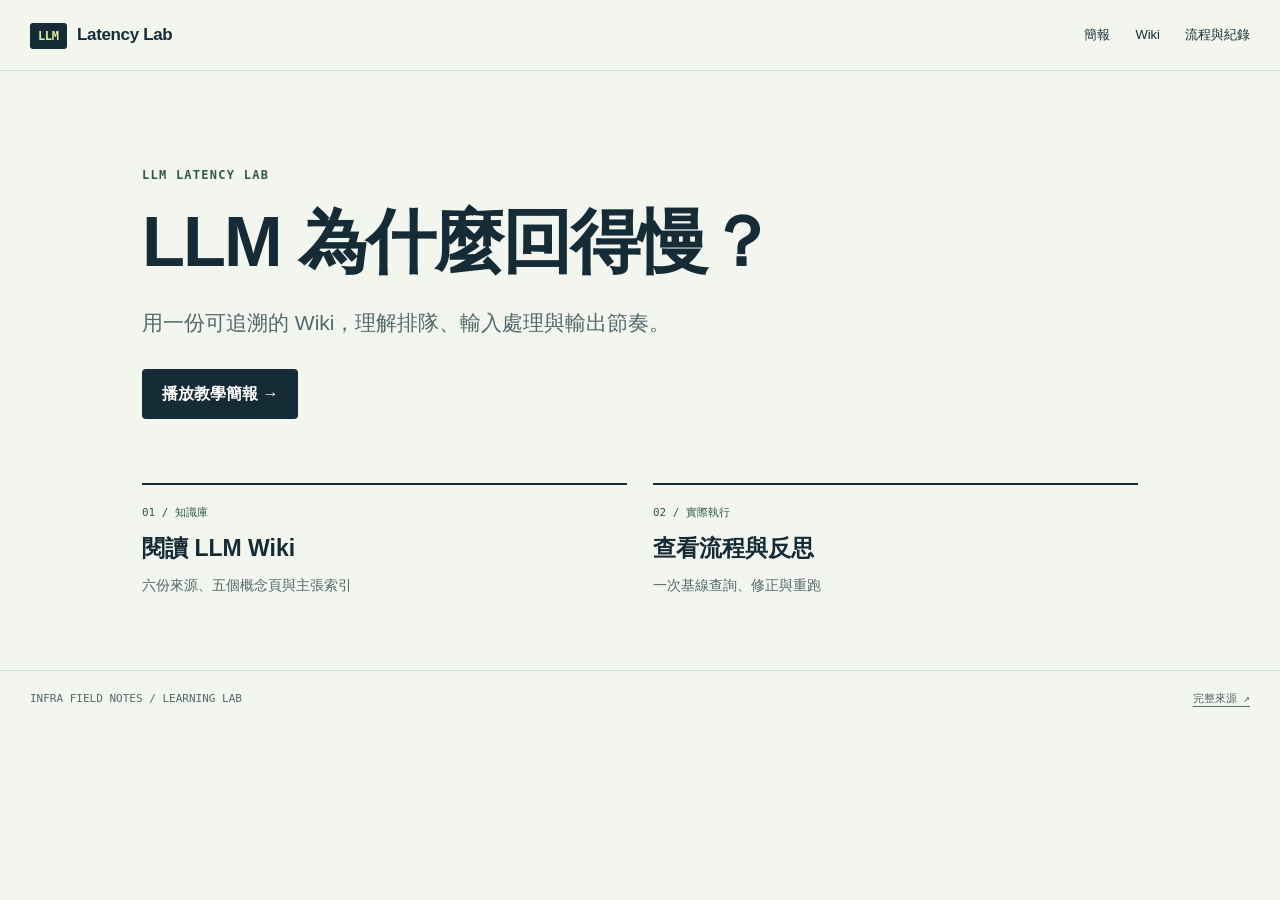
<file: docs/index.html>
<!doctype html><html lang="zh-Hant"><head><meta charset="utf-8"><meta name="viewport" content="width=device-width, initial-scale=1"><meta name="description" content="從 LLM Latency Wiki 學習推論延遲"><title>LLM 推論延遲 | LLM Latency Lab</title><link rel="stylesheet" href="assets/style.css"><script src="assets/deck.js" defer></script></head><body class=""><a class="skip" href="#main">跳到內容</a><header class="top"><a class="brand" href="index.html"><b>LLM</b> Latency Lab</a><nav aria-label="主要導覽"><a href="slides/">簡報</a><a href="wiki/">Wiki</a><a href="workflow/">流程與紀錄</a></nav></header><main id="main" class="landing"><p class="eyebrow">LLM LATENCY LAB</p><h1>LLM 為什麼回得慢？</h1><p>用一份可追溯的 Wiki，理解排隊、輸入處理與輸出節奏。</p><a class="start" href="slides/">播放教學簡報 →</a><div class="landing-index"><a href="wiki/"><small>01 / 知識庫</small><strong>閱讀 LLM Wiki</strong><span>六份來源、五個概念頁與主張索引</span></a><a href="workflow/"><small>02 / 實際執行</small><strong>查看流程與反思</strong><span>一次基線查詢、修正與重跑</span></a></div></main><footer class="site-foot"><span>INFRA FIELD NOTES / LEARNING LAB</span><a href="https://github.com/seankohjs/llm-latency-wiki">完整來源 ↗</a></footer></body></html>
</file>
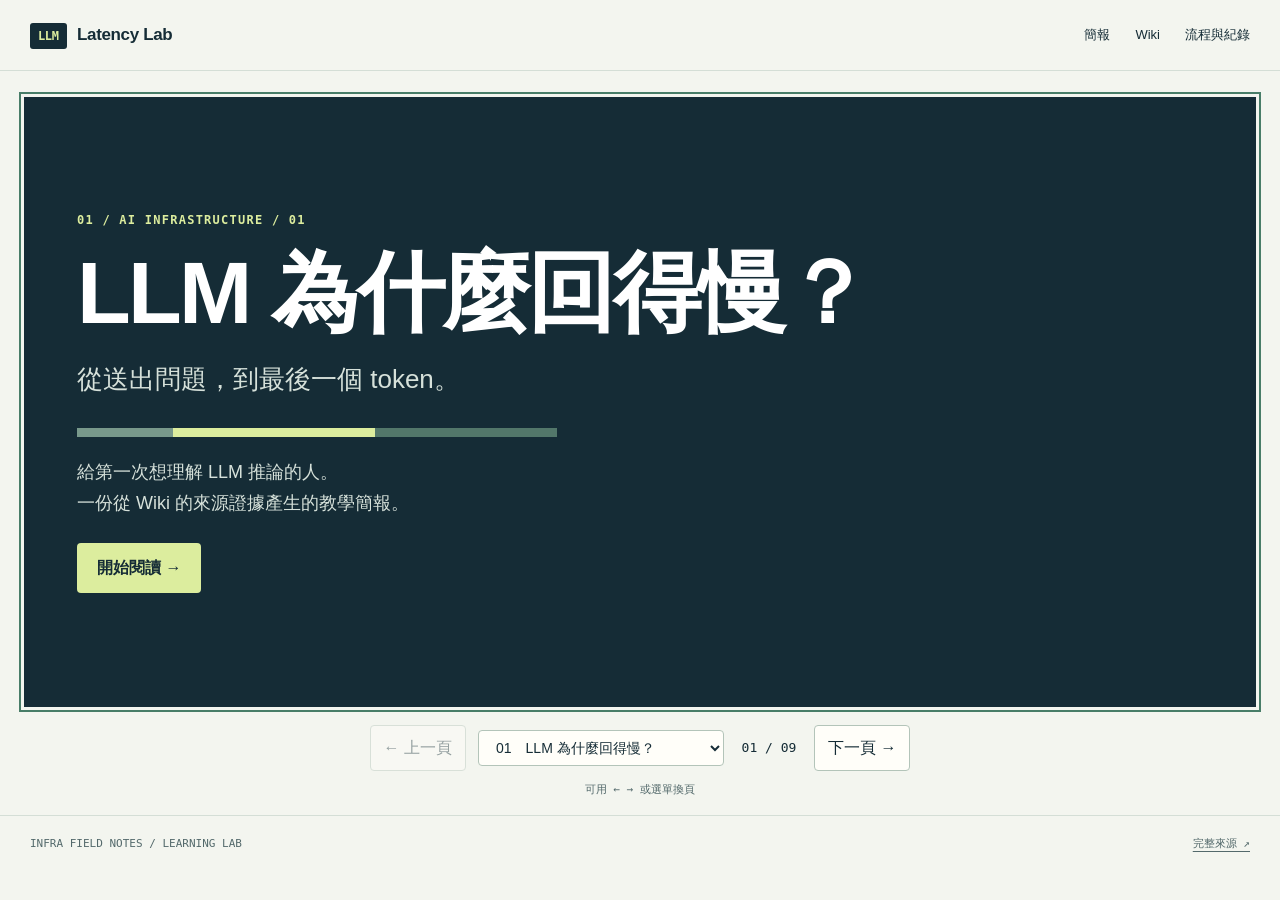
<file: docs/slides/index.html>
<!doctype html><html lang="zh-Hant"><head><meta charset="utf-8"><meta name="viewport" content="width=device-width, initial-scale=1"><meta name="description" content="從 LLM Latency Wiki 學習推論延遲"><title>教學簡報 | LLM Latency Lab</title><link rel="stylesheet" href="../assets/style.css"><script src="../assets/deck.js" defer></script></head><body class="deck-page"><a class="skip" href="#main">跳到內容</a><header class="top"><a class="brand" href="../index.html"><b>LLM</b> Latency Lab</a><nav aria-label="主要導覽"><a href="../slides/">簡報</a><a href="../wiki/">Wiki</a><a href="../workflow/">流程與紀錄</a></nav></header><main id="main" class="deck"><section class="slide cover" id="start" tabindex="-1" aria-labelledby="title-1"><p class="eyebrow">01 / AI INFRASTRUCTURE  /  01</p><h1 id="title-1">LLM 為什麼回得慢？</h1><p class="lead">從送出問題，到最後一個 token。</p><div class="cover-rule"></div><p class="cover-note">給第一次想理解 LLM 推論的人。<br>一份從 Wiki 的來源證據產生的教學簡報。</p><a class="start" href="#stages">開始閱讀 <span aria-hidden="true">→</span></a></section><section class="slide timeline" id="stages" tabindex="-1" aria-labelledby="title-2"><p class="eyebrow">02 / 請求的時間線</p><h2 id="title-2">一次請求的三段工作</h2><p class="lead">先把 token 想成模型讀寫文字的小單位。一段回答會依序出現許多 token。</p><div class="phase-track"><span>Queue</span><span>Prefill</span><span>Decode</span></div><div class="claim-list"><div class="claim-row"><span class="row-label">排隊</span><div><p>請求到達後可能先等待排程；排隊時間與模型實際處理輸入的時間可以分開觀察。</p><small>不同觀測位置的事件與計時方式可能不同。</small></div></div><div class="claim-row"><span class="row-label">處理輸入</span><div><p>Prefill 處理輸入的 prompt，建立後續生成所需的狀態，並形成第一個輸出 token。</p><small>這裡介紹自回歸文字生成的概念；不假設服務一定用一整批一次完成 prefill。</small></div></div><div class="claim-row"><span class="row-label">接續生成</span><div><p>Decode 接續生成後面的 token；後續輸出會依賴先前的上下文與已生成的 token。</p><small>這是自回歸生成的順序關係，不代表每次網路串流都只傳一個 token。</small></div></div></div><div class="slide-refs"><span>Wiki 依據</span><a data-evidence="C03" href="../wiki/#C03">C03 · S02</a><a data-evidence="C01" href="../wiki/#C01">C01 · S01</a><a data-evidence="C02" href="../wiki/#C02">C02 · S01</a></div></section><section class="slide metrics" id="metrics" tabindex="-1" aria-labelledby="title-3"><p class="eyebrow">03 / 延遲指標</p><h2 id="title-3">首個 token 與後續節奏</h2><p class="lead">同樣是慢，可能是很久才開始，也可能是開始後一小段一小段等。</p><div class="claim-list"><div class="claim-row"><span class="row-label">TTFT</span><div><p>首個 token 的等待時間（TTFT），在這裡指服務前端接收請求到收到第一個輸出 token 的時間。</p><small>vLLM v0.11.0 V1 前端量測邊界，包含前端輸入處理與可能的排隊；不是把 prefill 單獨計時。</small></div></div><div class="claim-row"><span class="row-label">ITL</span><div><p>相鄰輸出 token 的間隔（ITL）看的是後續 token 到達的節奏。</p><small>不要把相鄰間隔的分布和每個請求的平均 TPOT 當成完全相同的統計量。</small></div></div><div class="claim-row"><span class="row-label">完成時間</span><div><p>這裡的完成時間從服務前端收到請求算到最後一個 token。</p><small>客戶端所見的完成時間還可能包含網路與前端處理，不能混用計時邊界。</small></div></div></div><div class="slide-refs"><span>Wiki 依據</span><a data-evidence="C04" href="../wiki/#C04">C04 · S02</a><a data-evidence="C05" href="../wiki/#C05">C05 · S02</a><a data-evidence="C06" href="../wiki/#C06">C06 · S02</a></div></section><section class="slide evidence" id="kv" tabindex="-1" aria-labelledby="title-4"><p class="eyebrow">04 / 推論狀態</p><h2 id="title-4">KV cache 保存哪些東西？</h2><p class="lead">想像一本筆記：保留已算好的中間狀態，後面可以接著用。</p><div class="claim-list"><div class="claim-row"><span class="row-label">保留狀態</span><div><p>KV cache 保存先前 token 已算出的注意力 key、value，讓後續生成可以使用這些狀態。</p><small>保存的是模型中間狀態，不是把整篇已生成的回答當作快取結果。</small></div></div><div class="claim-row"><span class="row-label">分塊管理</span><div><p>PagedAttention 把 KV cache 以區塊管理，可隨序列長度配置，區塊不必在記憶體中連續。</p><small>原論文設計；這個機制本身不保證特定請求會降低固定比例延遲。</small></div></div><div class="claim-row"><span class="row-label">比對條件</span><div><p>在這份 vLLM 設計中，快取比對用前綴和區塊內的 token 等資訊，且只快取完整區塊。</p><small>意思相似不表示前綴一致；這是指定版本文件的實作條件，不套用到所有框架。</small></div></div></div><div class="slide-refs"><span>Wiki 依據</span><a data-evidence="C07" href="../wiki/#C07">C07 · S03</a><a data-evidence="C08" href="../wiki/#C08">C08 · S03</a><a data-evidence="C12" href="../wiki/#C12">C12 · S05</a></div></section><section class="slide cache" id="prefix" tabindex="-1" aria-labelledby="title-5"><p class="eyebrow">05 / 跨請求重用</p><h2 id="title-5">共同前綴可以少算一次</h2><p class="lead">想像兩個人拿同一份手冊問不同問題。下圖只標出共同的開頭。</p><div class="prefix-rows" aria-label="兩個請求共享手冊開頭，問題不同"><div><b>請求 A</b><span>手冊開頭</span><span>共同內容</span><em>問題 A</em></div><div><b>請求 B</b><span>手冊開頭</span><span>共同內容</span><em>問題 B</em></div></div><div class="claim-list"><div class="claim-row"><span class="row-label">可重用</span><div><p>自動前綴快取（APC）讓新請求重用相同前綴的可用 KV 狀態，減少該段 prefill 的重複計算。</p><small>須有相容且仍可用的共同前綴；示例不代表全程都命中。</small></div></div><div class="claim-row"><span class="row-label">仍需生成</span><div><p>APC 減少共同前綴的輸入處理工作，並不直接縮短後續每個新 token 的 decode 計算。</p><small>不能由 APC 命中推出 ITL 必然下降，也不能推估固定延遲改善比例。</small></div></div><div class="claim-row"><span class="row-label">何時幫助小</span><div><p>沒有可重用前綴時，不能靠該段快取省下計算；若等待主要來自長輸出，整體改善也可能有限。</p><small>實際效果取決於工作負載、排程與快取狀態。</small></div></div></div><div class="slide-refs"><span>Wiki 依據</span><a data-evidence="C09" href="../wiki/#C09">C09 · S04</a><a data-evidence="C10" href="../wiki/#C10">C10 · S04</a><a data-evidence="C11" href="../wiki/#C11">C11 · S04</a></div></section><section class="slide routing" id="routing" tabindex="-1" aria-labelledby="title-6"><p class="eyebrow">06 / 多個工作節點</p><h2 id="title-6">有快取的節點也可能排隊</h2><p class="lead">教學情境：A 有相容的前綴但很忙，B 沒有前綴但比較空。你還需要知道什麼，才能決定送去哪裡？</p><div class="route-compare"><div><small>WORKER A</small><strong>有前綴，有排隊</strong></div><div><small>WORKER B</small><strong>沒前綴，較空閒</strong></div></div><div class="claim-list"><div class="claim-row"><span class="row-label">重用</span><div><p>若節點已保存相容前綴，將請求送往該處可能重用已有工作。</p><small>假設路由能取得合適的快取資訊；請求放置與選擇不同模型是兩件事。</small></div></div><div class="claim-row"><span class="row-label">負載</span><div><p>已有快取的節點可能排隊；負載感知路由會把重用效益和節點當下負載一起考慮。</p><small>範例說明取捨，不宣稱最空閒節點一定較快或任一策略必然獲勝。</small></div></div></div><div class="slide-refs"><span>Wiki 依據</span><a data-evidence="C13" href="../wiki/#C13">C13 · S06</a><a data-evidence="C14" href="../wiki/#C14">C14 · S06</a></div></section><section class="slide lab" id="lab" tabindex="-1" aria-labelledby="title-7"><p class="eyebrow">07 / 互動小實驗</p><h2 id="title-7">排隊與生成如何改變等待？</h2><p class="lead">先移動排隊時間，再切換前綴命中。觀察哪個結果改變。</p><div class="lab"><div class="lab-controls" hidden><label for="queue">排隊 <output id="queue-value">200 ms</output></label><input id="queue" type="range" min="0" max="1000" step="20" value="200"><label for="gap">後續 token 間隔 <output id="gap-value">30 ms</output></label><input id="gap" type="range" min="10" max="100" step="5" value="30"><label class="toggle"><input id="reuse" type="checkbox"> 教學情境：共同前綴命中</label></div><div class="lab-results"><div><small>TTFT</small><strong id="ttft-value">600 ms</strong></div><div><small>ITL</small><strong id="itl-value">30 ms</strong></div><div><small>完成時間</small><strong id="total-value">810 ms</strong></div></div><div class="timebar" aria-hidden="true"><span id="q-bar" style="flex:200"></span><span id="p-bar" style="flex:400"></span><span id="d-bar" style="flex:210"></span></div><div class="legend"><span>排隊</span><span>Prefill</span><span>後續生成</span></div><p id="lab-description" role="status">教學模型：200ms 排隊 + 400ms prefill，首 token 後還有 7 個間隔。</p><p class="fine"><b>教學假設，非實測。</b> 輸出固定 8 個 token，假設每次輸出一個 token。命中只把示意 prefill 從 400ms 調為 150ms。完成時間 = TTFT + 7 × ITL；省略網路與其他開銷。</p></div><div class="slide-refs"><span>Wiki 依據</span><a data-evidence="C04" href="../wiki/#C04">C04 · S02</a><a data-evidence="C05" href="../wiki/#C05">C05 · S02</a><a data-evidence="C06" href="../wiki/#C06">C06 · S02</a><a data-evidence="C10" href="../wiki/#C10">C10 · S04</a></div></section><section class="slide quiz" id="quiz" tabindex="-1" aria-labelledby="title-8"><p class="eyebrow">08 / 自我檢查</p><h2 id="title-8">很久才出字，後面卻很快</h2><p class="lead">若第一個 token 等很久，後續 token 間隔很短，你會先看哪個指標？</p><div class="quiz"><div class="choices" hidden><button data-answer="ttft" aria-pressed="false">A　TTFT</button><button data-answer="itl" aria-pressed="false">B　ITL</button></div><p id="quiz-feedback" role="status">選一個答案，看看理由。</p><details><summary>看原始定義與解答</summary><p><b>答案：TTFT。</b> 首個 token 的等待時間（TTFT），在這裡指服務前端接收請求到收到第一個輸出 token 的時間。</p><p>相鄰輸出 token 的間隔（ITL）看的是後續 token 到達的節奏。</p></details></div><div class="slide-refs"><span>Wiki 依據</span><a data-evidence="C04" href="../wiki/#C04">C04 · S02</a><a data-evidence="C05" href="../wiki/#C05">C05 · S02</a></div></section><section class="slide recap" id="recap" tabindex="-1" aria-labelledby="title-9"><p class="eyebrow">09 / 結論</p><h2 id="title-9">慢在哪一段，決定先看什麼</h2><p class="lead">先找開始等待，再看輸出節奏，最後確認是否有能重用的工作。</p><div class="claim-list"><div class="claim-row"><span class="row-label">開始等待</span><div><p>首個 token 的等待時間（TTFT），在這裡指服務前端接收請求到收到第一個輸出 token 的時間。</p><small>vLLM v0.11.0 V1 前端量測邊界，包含前端輸入處理與可能的排隊；不是把 prefill 單獨計時。</small></div></div><div class="claim-row"><span class="row-label">輸出節奏</span><div><p>相鄰輸出 token 的間隔（ITL）看的是後續 token 到達的節奏。</p><small>不要把相鄰間隔的分布和每個請求的平均 TPOT 當成完全相同的統計量。</small></div></div><div class="claim-row"><span class="row-label">快取效益</span><div><p>APC 減少共同前綴的輸入處理工作，並不直接縮短後續每個新 token 的 decode 計算。</p><small>不能由 APC 命中推出 ITL 必然下降，也不能推估固定延遲改善比例。</small></div></div></div><div class="reading-links"><a href="../wiki/">閱讀 Wiki 來源 ↗</a><a href="../workflow/">查看生成流程與實測 ↗</a></div><div class="slide-refs"><span>Wiki 依據</span><a data-evidence="C04" href="../wiki/#C04">C04 · S02</a><a data-evidence="C05" href="../wiki/#C05">C05 · S02</a><a data-evidence="C10" href="../wiki/#C10">C10 · S04</a></div></section><nav class="deck-controls" aria-label="簡報控制" hidden><button id="prev">← 上一頁</button><label><span class="sr-only">跳到投影片</span><select id="slide-select"><option value="start">01　LLM 為什麼回得慢？</option><option value="stages">02　一次請求的三段工作</option><option value="metrics">03　首個 token 與後續節奏</option><option value="kv">04　KV cache 保存哪些東西？</option><option value="prefix">05　共同前綴可以少算一次</option><option value="routing">06　有快取的節點也可能排隊</option><option value="lab">07　排隊與生成如何改變等待？</option><option value="quiz">08　很久才出字，後面卻很快</option><option value="recap">09　慢在哪一段，決定先看什麼</option></select></label><output id="slide-count" aria-live="polite">01 / 09</output><button id="next">下一頁 →</button></nav><p class="keys">可用 ← → 或選單換頁</p></main><footer class="site-foot"><span>INFRA FIELD NOTES / LEARNING LAB</span><a href="https://github.com/seankohjs/llm-latency-wiki">完整來源 ↗</a></footer></body></html>
</file>
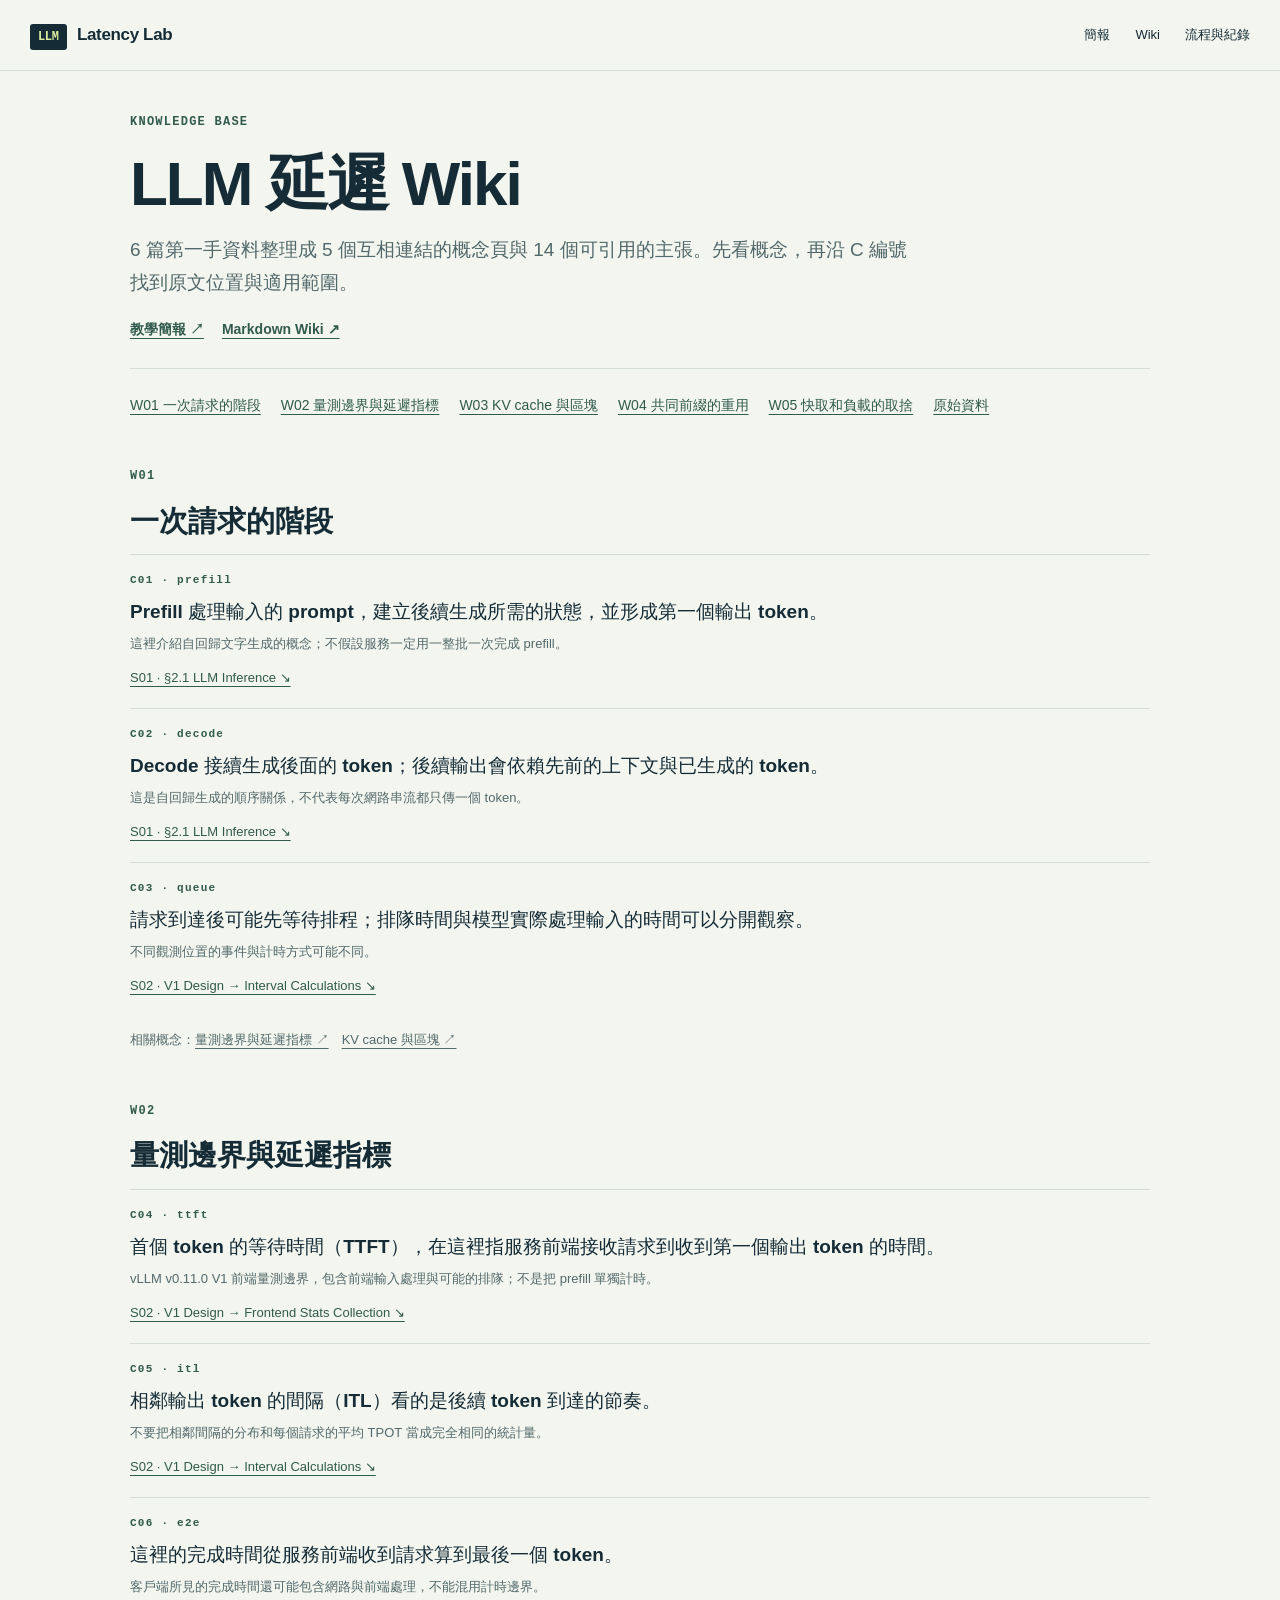
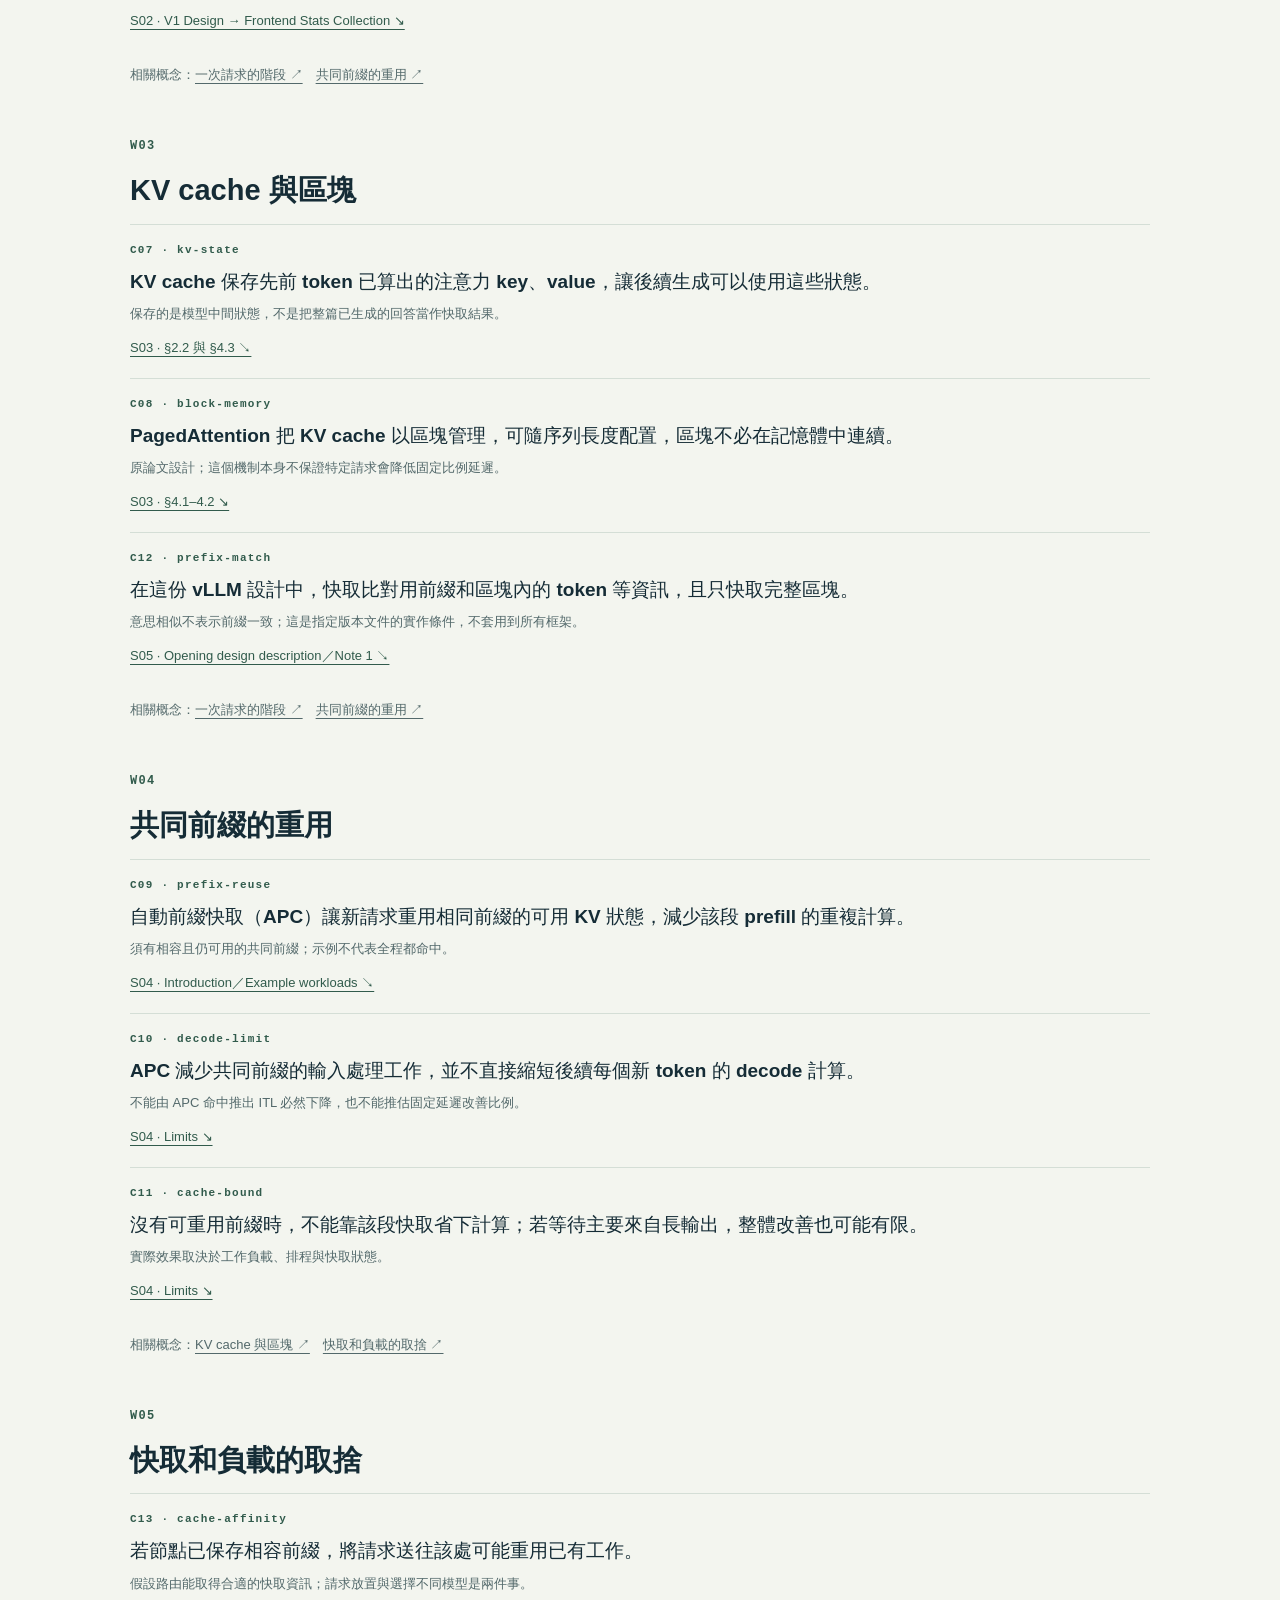
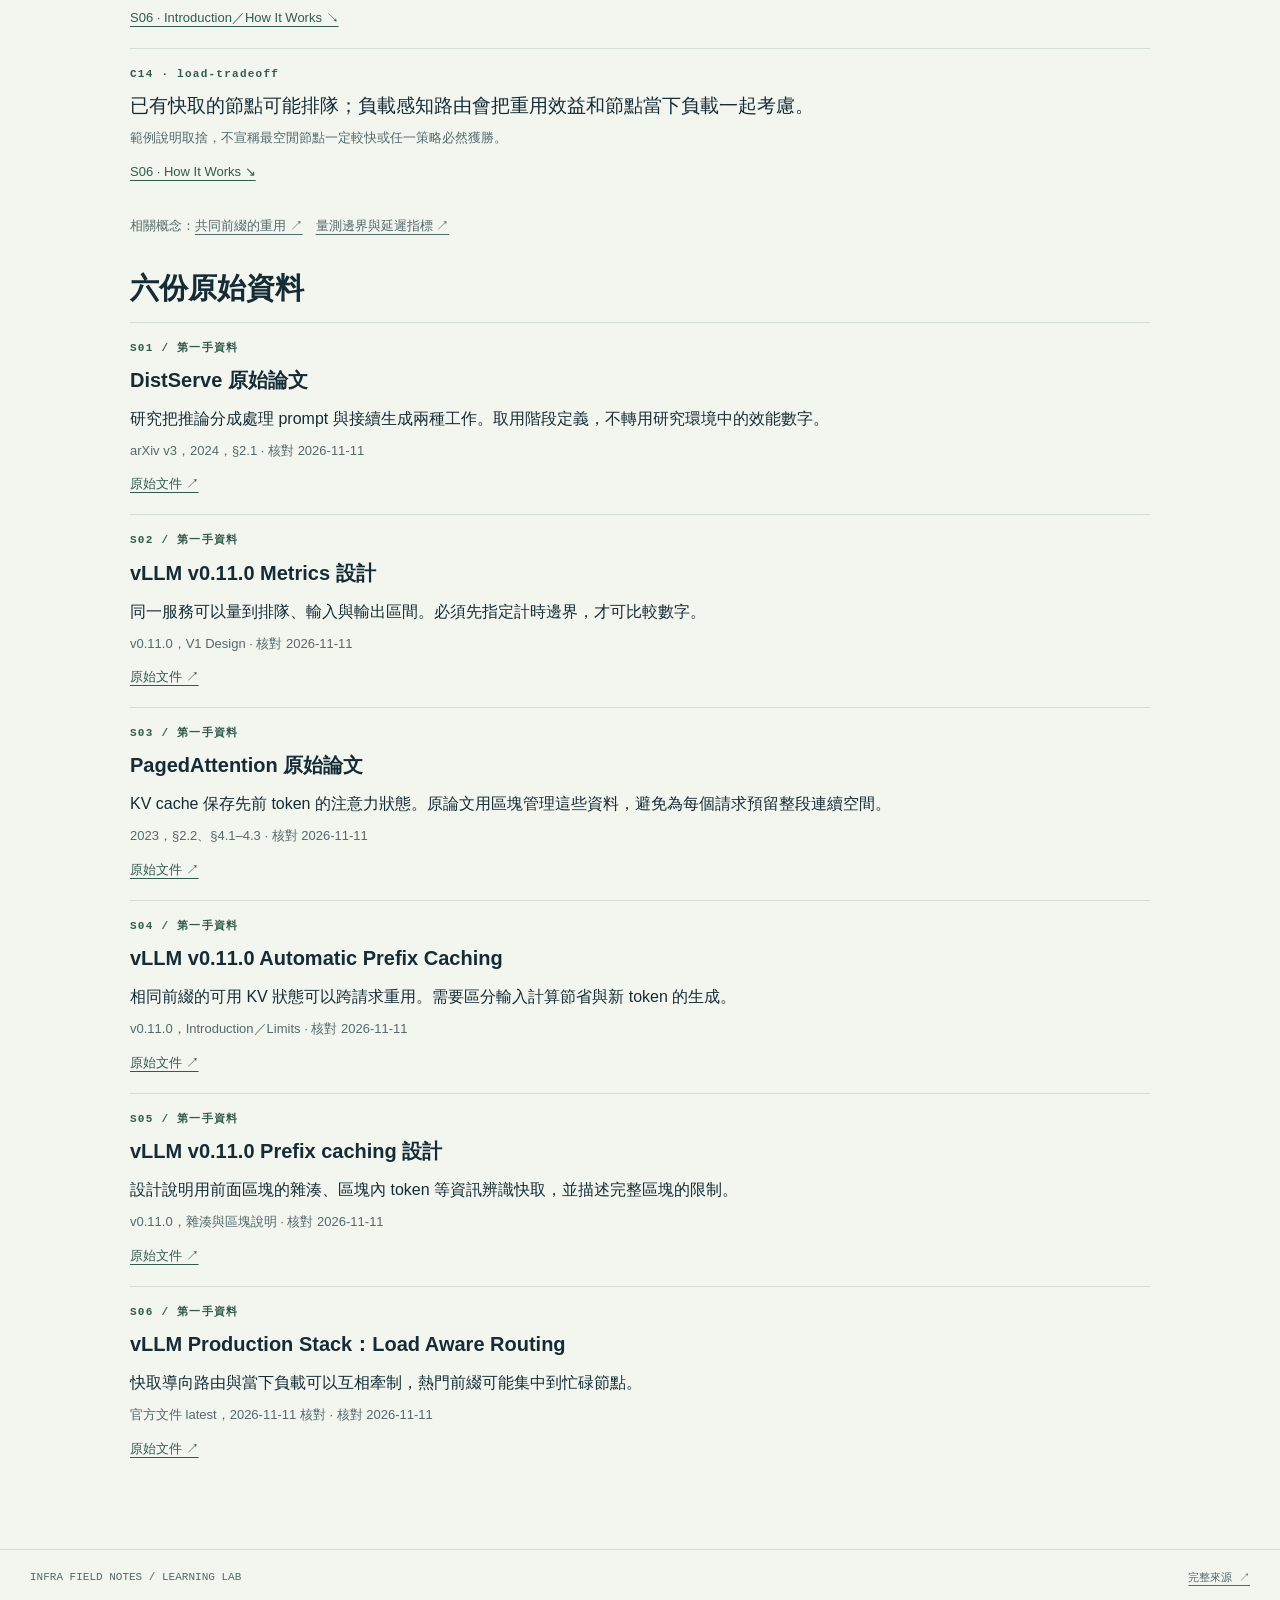
<file: docs/wiki/index.html>
<!doctype html><html lang="zh-Hant"><head><meta charset="utf-8"><meta name="viewport" content="width=device-width, initial-scale=1"><meta name="description" content="從 LLM Latency Wiki 學習推論延遲"><title>LLM 延遲 Wiki | LLM Latency Lab</title><link rel="stylesheet" href="../assets/style.css"><script src="../assets/deck.js" defer></script></head><body class=""><a class="skip" href="#main">跳到內容</a><header class="top"><a class="brand" href="../index.html"><b>LLM</b> Latency Lab</a><nav aria-label="主要導覽"><a href="../slides/">簡報</a><a href="../wiki/">Wiki</a><a href="../workflow/">流程與紀錄</a></nav></header><main id="main" class="reader"><header class="reader-head"><p class="eyebrow">KNOWLEDGE BASE</p><h1>LLM 延遲 Wiki</h1><p>6 篇第一手資料整理成 5 個互相連結的概念頁與 14 個可引用的主張。先看概念，再沿 C 編號找到原文位置與適用範圍。</p><div class="reading-links"><a href="../slides/">教學簡報 ↗</a><a href="https://github.com/seankohjs/llm-latency-wiki/tree/codex/llm-latency-wiki/wiki">Markdown Wiki ↗</a></div></header><nav class="wiki-toc" aria-label="Wiki 概念索引"><a href="#stages">W01 一次請求的階段</a><a href="#metrics">W02 量測邊界與延遲指標</a><a href="#kv">W03 KV cache 與區塊</a><a href="#prefix">W04 共同前綴的重用</a><a href="#routing">W05 快取和負載的取捨</a><a href="#sources">原始資料</a></nav><section class="wiki-topic" id="stages"><p class="eyebrow">W01</p><h2>一次請求的階段</h2><article class="unit" id="C01"><p class="eyebrow">C01 · prefill</p><p class="fact">Prefill 處理輸入的 prompt，建立後續生成所需的狀態，並形成第一個輸出 token。</p><p class="fine">這裡介紹自回歸文字生成的概念；不假設服務一定用一整批一次完成 prefill。</p><a href="#S01">S01 · §2.1 LLM Inference ↘</a></article><article class="unit" id="C02"><p class="eyebrow">C02 · decode</p><p class="fact">Decode 接續生成後面的 token；後續輸出會依賴先前的上下文與已生成的 token。</p><p class="fine">這是自回歸生成的順序關係，不代表每次網路串流都只傳一個 token。</p><a href="#S01">S01 · §2.1 LLM Inference ↘</a></article><article class="unit" id="C03"><p class="eyebrow">C03 · queue</p><p class="fact">請求到達後可能先等待排程；排隊時間與模型實際處理輸入的時間可以分開觀察。</p><p class="fine">不同觀測位置的事件與計時方式可能不同。</p><a href="#S02">S02 · V1 Design → Interval Calculations ↘</a></article><p class="cross">相關概念：<a href="#metrics">量測邊界與延遲指標 ↗</a>　<a href="#kv">KV cache 與區塊 ↗</a></p></section><section class="wiki-topic" id="metrics"><p class="eyebrow">W02</p><h2>量測邊界與延遲指標</h2><article class="unit" id="C04"><p class="eyebrow">C04 · ttft</p><p class="fact">首個 token 的等待時間（TTFT），在這裡指服務前端接收請求到收到第一個輸出 token 的時間。</p><p class="fine">vLLM v0.11.0 V1 前端量測邊界，包含前端輸入處理與可能的排隊；不是把 prefill 單獨計時。</p><a href="#S02">S02 · V1 Design → Frontend Stats Collection ↘</a></article><article class="unit" id="C05"><p class="eyebrow">C05 · itl</p><p class="fact">相鄰輸出 token 的間隔（ITL）看的是後續 token 到達的節奏。</p><p class="fine">不要把相鄰間隔的分布和每個請求的平均 TPOT 當成完全相同的統計量。</p><a href="#S02">S02 · V1 Design → Interval Calculations ↘</a></article><article class="unit" id="C06"><p class="eyebrow">C06 · e2e</p><p class="fact">這裡的完成時間從服務前端收到請求算到最後一個 token。</p><p class="fine">客戶端所見的完成時間還可能包含網路與前端處理，不能混用計時邊界。</p><a href="#S02">S02 · V1 Design → Frontend Stats Collection ↘</a></article><p class="cross">相關概念：<a href="#stages">一次請求的階段 ↗</a>　<a href="#prefix">共同前綴的重用 ↗</a></p></section><section class="wiki-topic" id="kv"><p class="eyebrow">W03</p><h2>KV cache 與區塊</h2><article class="unit" id="C07"><p class="eyebrow">C07 · kv-state</p><p class="fact">KV cache 保存先前 token 已算出的注意力 key、value，讓後續生成可以使用這些狀態。</p><p class="fine">保存的是模型中間狀態，不是把整篇已生成的回答當作快取結果。</p><a href="#S03">S03 · §2.2 與 §4.3 ↘</a></article><article class="unit" id="C08"><p class="eyebrow">C08 · block-memory</p><p class="fact">PagedAttention 把 KV cache 以區塊管理，可隨序列長度配置，區塊不必在記憶體中連續。</p><p class="fine">原論文設計；這個機制本身不保證特定請求會降低固定比例延遲。</p><a href="#S03">S03 · §4.1–4.2 ↘</a></article><article class="unit" id="C12"><p class="eyebrow">C12 · prefix-match</p><p class="fact">在這份 vLLM 設計中，快取比對用前綴和區塊內的 token 等資訊，且只快取完整區塊。</p><p class="fine">意思相似不表示前綴一致；這是指定版本文件的實作條件，不套用到所有框架。</p><a href="#S05">S05 · Opening design description／Note 1 ↘</a></article><p class="cross">相關概念：<a href="#stages">一次請求的階段 ↗</a>　<a href="#prefix">共同前綴的重用 ↗</a></p></section><section class="wiki-topic" id="prefix"><p class="eyebrow">W04</p><h2>共同前綴的重用</h2><article class="unit" id="C09"><p class="eyebrow">C09 · prefix-reuse</p><p class="fact">自動前綴快取（APC）讓新請求重用相同前綴的可用 KV 狀態，減少該段 prefill 的重複計算。</p><p class="fine">須有相容且仍可用的共同前綴；示例不代表全程都命中。</p><a href="#S04">S04 · Introduction／Example workloads ↘</a></article><article class="unit" id="C10"><p class="eyebrow">C10 · decode-limit</p><p class="fact">APC 減少共同前綴的輸入處理工作，並不直接縮短後續每個新 token 的 decode 計算。</p><p class="fine">不能由 APC 命中推出 ITL 必然下降，也不能推估固定延遲改善比例。</p><a href="#S04">S04 · Limits ↘</a></article><article class="unit" id="C11"><p class="eyebrow">C11 · cache-bound</p><p class="fact">沒有可重用前綴時，不能靠該段快取省下計算；若等待主要來自長輸出，整體改善也可能有限。</p><p class="fine">實際效果取決於工作負載、排程與快取狀態。</p><a href="#S04">S04 · Limits ↘</a></article><p class="cross">相關概念：<a href="#kv">KV cache 與區塊 ↗</a>　<a href="#routing">快取和負載的取捨 ↗</a></p></section><section class="wiki-topic" id="routing"><p class="eyebrow">W05</p><h2>快取和負載的取捨</h2><article class="unit" id="C13"><p class="eyebrow">C13 · cache-affinity</p><p class="fact">若節點已保存相容前綴，將請求送往該處可能重用已有工作。</p><p class="fine">假設路由能取得合適的快取資訊；請求放置與選擇不同模型是兩件事。</p><a href="#S06">S06 · Introduction／How It Works ↘</a></article><article class="unit" id="C14"><p class="eyebrow">C14 · load-tradeoff</p><p class="fact">已有快取的節點可能排隊；負載感知路由會把重用效益和節點當下負載一起考慮。</p><p class="fine">範例說明取捨，不宣稱最空閒節點一定較快或任一策略必然獲勝。</p><a href="#S06">S06 · How It Works ↘</a></article><p class="cross">相關概念：<a href="#prefix">共同前綴的重用 ↗</a>　<a href="#metrics">量測邊界與延遲指標 ↗</a></p></section><section id="sources"><h2>六份原始資料</h2><article class="source" id="S01"><p class="eyebrow">S01 / 第一手資料</p><h3>DistServe 原始論文</h3><p>研究把推論分成處理 prompt 與接續生成兩種工作。取用階段定義，不轉用研究環境中的效能數字。</p><p class="fine">arXiv v3，2024，§2.1 · 核對 2026-11-11</p><a href="https://arxiv.org/html/2401.09670v3" target="_blank" rel="noopener noreferrer">原始文件 ↗</a></article><article class="source" id="S02"><p class="eyebrow">S02 / 第一手資料</p><h3>vLLM v0.11.0 Metrics 設計</h3><p>同一服務可以量到排隊、輸入與輸出區間。必須先指定計時邊界，才可比較數字。</p><p class="fine">v0.11.0，V1 Design · 核對 2026-11-11</p><a href="https://docs.vllm.ai/en/v0.11.0/design/metrics.html" target="_blank" rel="noopener noreferrer">原始文件 ↗</a></article><article class="source" id="S03"><p class="eyebrow">S03 / 第一手資料</p><h3>PagedAttention 原始論文</h3><p>KV cache 保存先前 token 的注意力狀態。原論文用區塊管理這些資料，避免為每個請求預留整段連續空間。</p><p class="fine">2023，§2.2、§4.1–4.3 · 核對 2026-11-11</p><a href="https://arxiv.org/html/2309.06180" target="_blank" rel="noopener noreferrer">原始文件 ↗</a></article><article class="source" id="S04"><p class="eyebrow">S04 / 第一手資料</p><h3>vLLM v0.11.0 Automatic Prefix Caching</h3><p>相同前綴的可用 KV 狀態可以跨請求重用。需要區分輸入計算節省與新 token 的生成。</p><p class="fine">v0.11.0，Introduction／Limits · 核對 2026-11-11</p><a href="https://docs.vllm.ai/en/v0.11.0/features/automatic_prefix_caching.html" target="_blank" rel="noopener noreferrer">原始文件 ↗</a></article><article class="source" id="S05"><p class="eyebrow">S05 / 第一手資料</p><h3>vLLM v0.11.0 Prefix caching 設計</h3><p>設計說明用前面區塊的雜湊、區塊內 token 等資訊辨識快取，並描述完整區塊的限制。</p><p class="fine">v0.11.0，雜湊與區塊說明 · 核對 2026-11-11</p><a href="https://docs.vllm.ai/en/v0.11.0/design/prefix_caching.html" target="_blank" rel="noopener noreferrer">原始文件 ↗</a></article><article class="source" id="S06"><p class="eyebrow">S06 / 第一手資料</p><h3>vLLM Production Stack：Load Aware Routing</h3><p>快取導向路由與當下負載可以互相牽制，熱門前綴可能集中到忙碌節點。</p><p class="fine">官方文件 latest，2026-11-11 核對 · 核對 2026-11-11</p><a href="https://docs.vllm.ai/projects/production-stack/en/latest/use_cases/loadaware-routing.html" target="_blank" rel="noopener noreferrer">原始文件 ↗</a></article></section></main><footer class="site-foot"><span>INFRA FIELD NOTES / LEARNING LAB</span><a href="https://github.com/seankohjs/llm-latency-wiki">完整來源 ↗</a></footer></body></html>
</file>
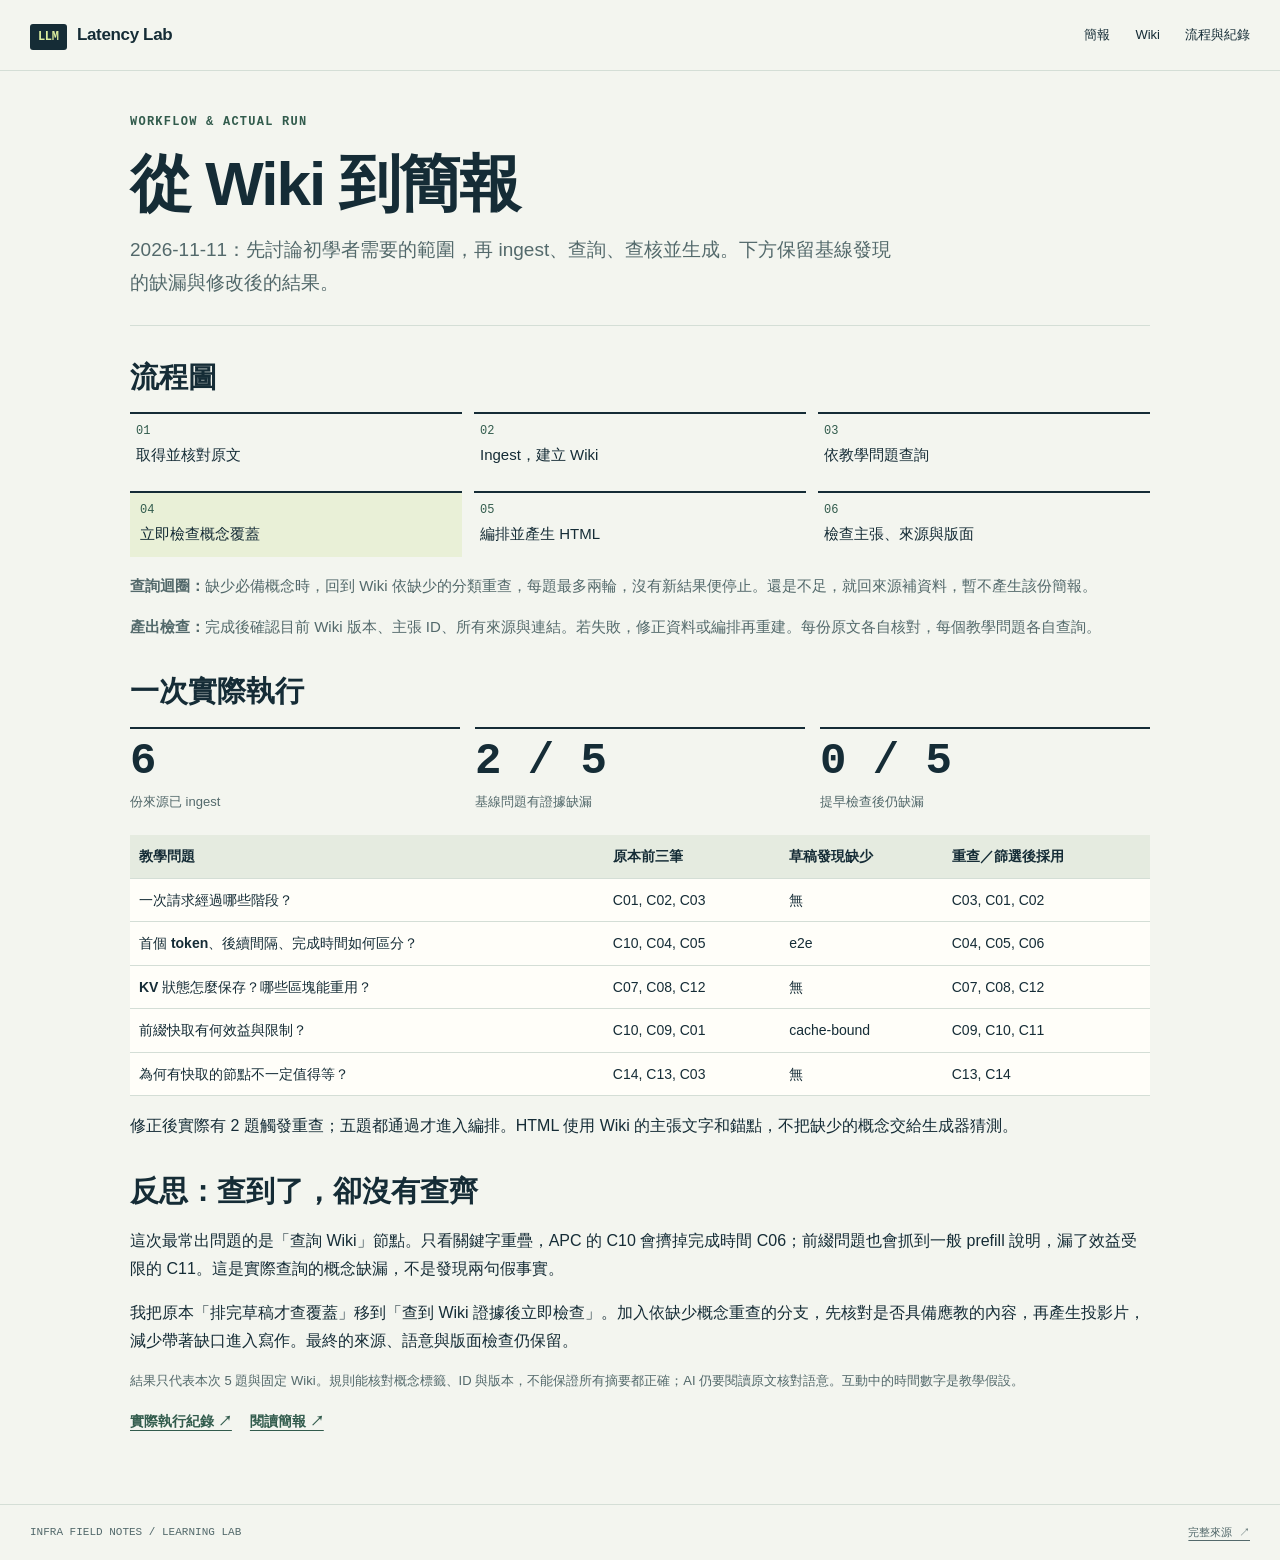
<file: docs/workflow/index.html>
<!doctype html><html lang="zh-Hant"><head><meta charset="utf-8"><meta name="viewport" content="width=device-width, initial-scale=1"><meta name="description" content="從 LLM Latency Wiki 學習推論延遲"><title>流程與實測 | LLM Latency Lab</title><link rel="stylesheet" href="../assets/style.css"><script src="../assets/deck.js" defer></script></head><body class=""><a class="skip" href="#main">跳到內容</a><header class="top"><a class="brand" href="../index.html"><b>LLM</b> Latency Lab</a><nav aria-label="主要導覽"><a href="../slides/">簡報</a><a href="../wiki/">Wiki</a><a href="../workflow/">流程與紀錄</a></nav></header><main id="main" class="reader"><header class="reader-head"><p class="eyebrow">WORKFLOW & ACTUAL RUN</p><h1>從 Wiki 到簡報</h1><p>2026-11-11：先討論初學者需要的範圍，再 ingest、查詢、查核並生成。下方保留基線發現的缺漏與修改後的結果。</p></header><section><h2>流程圖</h2><ol class="graph"><li>取得並核對原文</li><li>Ingest，建立 Wiki</li><li>依教學問題查詢</li><li class="gate">立即檢查概念覆蓋</li><li>編排並產生 HTML</li><li>檢查主張、來源與版面</li></ol><p class="loop"><b>查詢迴圈：</b>缺少必備概念時，回到 Wiki 依缺少的分類重查，每題最多兩輪，沒有新結果便停止。還是不足，就回來源補資料，暫不產生該份簡報。</p><p class="loop"><b>產出檢查：</b>完成後確認目前 Wiki 版本、主張 ID、所有來源與連結。若失敗，修正資料或編排再重建。每份原文各自核對，每個教學問題各自查詢。</p></section><section><h2>一次實際執行</h2><div class="run-stats"><div><strong>6</strong><span>份來源已 ingest</span></div><div><strong>2 / 5</strong><span>基線問題有證據缺漏</span></div><div><strong>0 / 5</strong><span>提早檢查後仍缺漏</span></div></div><div class="table-scroll"><table><thead><tr><th>教學問題</th><th>原本前三筆</th><th>草稿發現缺少</th><th>重查／篩選後採用</th></tr></thead><tbody><tr><th scope="row">一次請求經過哪些階段？</th><td>C01, C02, C03</td><td>無</td><td>C03, C01, C02</td></tr><tr><th scope="row">首個 token、後續間隔、完成時間如何區分？</th><td>C10, C04, C05</td><td>e2e</td><td>C04, C05, C06</td></tr><tr><th scope="row">KV 狀態怎麼保存？哪些區塊能重用？</th><td>C07, C08, C12</td><td>無</td><td>C07, C08, C12</td></tr><tr><th scope="row">前綴快取有何效益與限制？</th><td>C10, C09, C01</td><td>cache-bound</td><td>C09, C10, C11</td></tr><tr><th scope="row">為何有快取的節點不一定值得等？</th><td>C14, C13, C03</td><td>無</td><td>C13, C14</td></tr></tbody></table></div><p>修正後實際有 2 題觸發重查；五題都通過才進入編排。HTML 使用 Wiki 的主張文字和錨點，不把缺少的概念交給生成器猜測。</p></section><section><h2>反思：查到了，卻沒有查齊</h2><p>這次最常出問題的是「查詢 Wiki」節點。只看關鍵字重疊，APC 的 C10 會擠掉完成時間 C06；前綴問題也會抓到一般 prefill 說明，漏了效益受限的 C11。這是實際查詢的概念缺漏，不是發現兩句假事實。</p><p>我把原本「排完草稿才查覆蓋」移到「查到 Wiki 證據後立即檢查」。加入依缺少概念重查的分支，先核對是否具備應教的內容，再產生投影片，減少帶著缺口進入寫作。最終的來源、語意與版面檢查仍保留。</p><p class="fine">結果只代表本次 5 題與固定 Wiki。規則能核對概念標籤、ID 與版本，不能保證所有摘要都正確；AI 仍要閱讀原文核對語意。互動中的時間數字是教學假設。</p><div class="reading-links"><a href="https://github.com/seankohjs/llm-latency-wiki/tree/codex/llm-latency-wiki/records">實際執行紀錄 ↗</a><a href="../slides/">閱讀簡報 ↗</a></div></section></main><footer class="site-foot"><span>INFRA FIELD NOTES / LEARNING LAB</span><a href="https://github.com/seankohjs/llm-latency-wiki">完整來源 ↗</a></footer></body></html>
</file>
<file: docs/assets/style.css>
:root{--ink:#152c36;--muted:#53696b;--paper:#f3f5ef;--canvas:#fffef9;--line:#d4ded6;--accent:#dced9e;--green:#315b4c;--gold:#ecd39d;--mono:"SFMono-Regular",Consolas,monospace;--font:-apple-system,BlinkMacSystemFont,"PingFang TC","Noto Sans TC","Microsoft JhengHei",sans-serif}
*{box-sizing:border-box}html{scroll-padding-top:20px}body{margin:0;background:var(--paper);color:var(--ink);font:16px/1.75 var(--font);-webkit-font-smoothing:antialiased}a{color:inherit;text-underline-offset:4px}button,input,select{font:inherit}button{cursor:pointer}button:disabled{cursor:default;opacity:.42}button:focus-visible,a:focus-visible,input:focus-visible,select:focus-visible,summary:focus-visible{outline:3px solid #487d68;outline-offset:4px}[hidden]{display:none!important}.sr-only{position:absolute;width:1px;height:1px;overflow:hidden;clip:rect(0,0,0,0)}.skip{position:fixed;top:-100px;left:12px;z-index:4;padding:8px 16px;background:var(--ink);color:white}.skip:focus{top:8px}.top,.site-foot{max-width:1290px;margin:auto;display:flex;align-items:center;justify-content:space-between;gap:16px;padding:20px 30px}.top{border-bottom:1px solid var(--line)}.brand{font-size:17px;letter-spacing:-.35px;font-weight:650;text-decoration:none;white-space:nowrap}.brand b{background:var(--ink);color:var(--accent);border-radius:3px;font:700 12px var(--mono);padding:6px 8px;margin-right:6px}.top nav{display:flex;gap:25px;font-size:13px}.top nav a{text-decoration:none}.top nav a:hover{text-decoration:underline}.site-foot{font:11px var(--mono);color:var(--muted);border-top:1px solid var(--line)}.eyebrow{font:600 12px/1.55 var(--mono);letter-spacing:1.25px;color:var(--green);margin:0 0 16px}.landing{max-width:1060px;margin:0 auto;padding:95px 32px 72px}.landing h1,.reader-head h1{font-size:clamp(38px,5.5vw,72px);line-height:1.18;letter-spacing:-2px;margin:0 0 22px}.landing>p:not(.eyebrow){max-width:670px;font-size:21px;color:var(--muted);margin:0 0 27px}.start{display:inline-block;padding:11px 20px;background:var(--ink);color:#fff;text-decoration:none;border-radius:4px;font-size:16px;font-weight:600}.start:hover{background:var(--green)}.landing-index{display:grid;grid-template-columns:1fr 1fr;gap:26px;margin-top:64px}.landing-index a{padding-top:20px;border-top:2px solid var(--ink);text-decoration:none}.landing-index small,.landing-index strong,.landing-index span{display:block}.landing-index small{font:11px var(--mono);color:var(--green)}.landing-index strong{font-size:23px;margin:8px 0 5px}.landing-index span{font-size:14px;color:var(--muted)}
.deck{max-width:1280px;margin:26px auto 16px;padding:0 24px}.slide{background:var(--canvas);border:1px solid var(--line);min-height:610px;padding:38px 52px 28px;margin-bottom:18px;position:relative;display:flex;flex-direction:column;outline:none}.slide:focus-visible{outline:2px solid #487d68;outline-offset:3px}.slide .eyebrow{margin-bottom:12px}.slide h1,.slide h2{margin:0 0 10px;font-size:clamp(30px,4.2vw,52px);line-height:1.25;letter-spacing:-1.3px}.slide .lead{color:var(--muted);font-size:clamp(16px,2vw,21px);margin:0 0 22px;max-width:950px;line-height:1.6}.slide.cover{justify-content:center;min-height:610px;background:var(--ink);color:#fff;border-color:var(--ink);padding-block:70px}.cover .eyebrow{color:var(--accent)}.cover h1{font-size:clamp(43px,7.4vw,88px);line-height:1.18;margin:0 0 14px;letter-spacing:-2.7px}.cover .lead{font-size:clamp(18px,2.3vw,26px);color:#d6e1da;margin-bottom:22px}.cover-rule{width:min(480px,100%);height:9px;background:linear-gradient(90deg,#78998b 0 20%,var(--accent) 20% 62%,#52776a 62%);margin:5px 0 20px}.cover-note{margin:0 0 23px;color:#d6e1da;font-size:18px}.cover .start{background:var(--accent);color:var(--ink);align-self:flex-start}.cover .start:hover{background:#edf7ca}.phase-track{display:flex;gap:4px;margin:0 0 16px;max-width:720px}.phase-track span{background:#e0e8de;flex:1;padding:5px 12px;font:600 13px/1.6 var(--mono)}.phase-track span:nth-child(2){background:var(--accent)}.phase-track span:nth-child(3){background:var(--green);color:white}.claim-row{display:grid;grid-template-columns:130px minmax(0,1fr);gap:18px;padding:11px 0;border-top:1px solid var(--line)}.row-label{color:var(--green);font:700 16px/1.5 var(--mono);padding-top:2px}.claim-row p{font-size:clamp(16px,1.8vw,21px);line-height:1.55;margin:0 0 4px}.claim-row small,.fine{font-size:13px;line-height:1.6;color:var(--muted)}.slide-refs{margin-top:auto;padding-top:18px;display:flex;align-items:center;gap:10px;flex-wrap:wrap;font-size:12px;color:var(--muted)}.slide-refs a{font:12px var(--mono);color:var(--green);text-decoration:none;border-bottom:1px solid #a8bdb1}.slide-refs a:hover{border-color:var(--green)}.prefix-rows{margin:0 0 12px;display:grid;gap:7px}.prefix-rows>div{display:flex;align-items:center;gap:6px;flex-wrap:wrap}.prefix-rows b{font-size:12px;min-width:56px}.prefix-rows span,.prefix-rows em{font-size:13px;line-height:1.45;padding:4px 10px;background:#e1edba;font-style:normal}.prefix-rows em{background:#f0e4ca}.route-compare{display:grid;grid-template-columns:1fr 1fr;border-block:1px solid var(--line);margin:0 0 22px}.route-compare>div{padding:13px 0}.route-compare>div+div{border-left:1px solid var(--line);padding-left:20px}.route-compare small{font:11px var(--mono);color:var(--muted);display:block}.route-compare strong{font-size:21px;display:block;margin-top:6px}.reading-links{display:flex;gap:18px;flex-wrap:wrap;margin-top:18px;font-size:14px}.reading-links a{color:var(--green);font-weight:600}
.deck-controls{display:flex;justify-content:center;align-items:center;gap:12px}.deck-controls button,.deck-controls select,.choices button{border:1px solid #b3c4b9;background:var(--canvas);color:var(--ink);border-radius:4px;padding:8px 13px}.deck-controls select{max-width:310px;font-size:14px}.deck-controls output{min-width:66px;text-align:center;font:13px var(--mono)}.deck-controls button:hover:not(:disabled),.choices button[aria-pressed=true]{background:var(--accent)}.keys{text-align:center;font:11px/1.6 var(--mono);color:var(--muted);margin:10px 0 17px}.lab-controls{display:grid;grid-template-columns:180px 1fr;gap:10px 18px;margin:0 0 14px}.lab-controls label{font-size:14px}.lab-controls output{font:12px var(--mono);color:var(--green);display:block}.lab-controls input[type=range]{width:100%;accent-color:#52776a}.lab-controls .toggle{grid-column:1/-1}.lab-controls .toggle input{accent-color:#52776a}.lab-results{display:grid;grid-template-columns:repeat(3,1fr);gap:12px;margin:10px 0 12px}.lab-results div{border-top:1px solid var(--line);padding-top:8px}.lab-results small{display:block;color:var(--muted);font:12px/1.6 var(--mono)}.lab-results strong{font-size:clamp(20px,3.5vw,37px);font-variant-numeric:tabular-nums;line-height:1.35}.timebar{height:16px;display:flex;gap:2px;overflow:hidden;border-radius:3px}.timebar span:first-child,.legend span:first-child:before{background:#c7d7cc}.timebar span:nth-child(2),.legend span:nth-child(2):before{background:var(--accent)}.timebar span:last-child,.legend span:last-child:before{background:var(--green)}.legend{display:flex;gap:15px;font-size:12px;color:var(--muted);margin-top:6px}.legend span:before{content:"";width:9px;height:9px;display:inline-block;margin-right:5px}.lab p{margin:8px 0 0;font-size:13px}.slide .quiz{max-width:820px}.choices{display:flex;gap:12px}.choices button{font-weight:600;min-width:135px}.quiz details{border-top:1px solid var(--line);margin-top:25px;padding-top:16px}.quiz summary{cursor:pointer;color:var(--green);font-weight:650}.quiz p{font-size:17px}
.reader{max-width:1080px;margin:0 auto;padding:42px 30px 70px}.reader-head{border-bottom:1px solid var(--line);padding-bottom:26px;margin-bottom:24px}.reader-head h1{font-size:clamp(36px,5vw,62px);margin-bottom:12px}.reader-head>p:not(.eyebrow){max-width:780px;font-size:19px;color:var(--muted);margin:0}.reader h2{font-size:29px;line-height:1.32;margin:0 0 14px}.reader h3{font-size:20px;margin:0 0 7px}.reader>section{margin:32px 0 0}.wiki-toc{display:flex;gap:10px 20px;flex-wrap:wrap;font-size:14px;color:var(--green)}.wiki-topic{padding-top:18px}.unit,.source{border-top:1px solid var(--line);padding:17px 0}.unit .eyebrow,.source .eyebrow{font-size:11px;margin:0 0 6px}.unit .fact{font-size:19px;font-weight:550;margin:0 0 6px}.unit .fine,.source p{margin:5px 0 8px}.unit a,.source a{font-size:13px;color:var(--green)}.cross{font-size:13px;color:var(--muted)}.graph{list-style:none;padding:0;display:grid;grid-template-columns:repeat(3,1fr);gap:12px;counter-reset:node}.graph li{border-top:2px solid var(--ink);padding:10px 6px;font-size:15px;counter-increment:node}.graph li:before{content:"0" counter(node);font:12px var(--mono);display:block;color:var(--green);margin-bottom:4px}.graph li.gate{background:#e9f0d7;padding-left:10px}.loop{font-size:15px;color:var(--muted)}.run-stats{display:grid;grid-template-columns:repeat(3,1fr);gap:15px;margin:16px 0 20px}.run-stats div{border-top:2px solid var(--ink);padding-top:6px}.run-stats strong{display:block;font:700 clamp(26px,5vw,44px)/1.2 var(--mono)}.run-stats span{font-size:13px;color:var(--muted)}.table-scroll{overflow:auto}table{border-collapse:collapse;width:100%;background:var(--canvas);font-size:14px}th,td{text-align:left;border-bottom:1px solid var(--line);padding:9px;vertical-align:top}thead th{background:#e5ebe0}tbody th{font-weight:550}
@media(max-width:740px){.top,.site-foot{padding:14px 16px}.top nav{gap:12px;font-size:11px}.brand{font-size:14px}.brand b{font-size:10px;padding:4px 5px}.site-foot{font-size:9px}.landing{padding:58px 18px 48px}.landing h1{letter-spacing:-1.2px}.landing-index{margin-top:38px;gap:16px}.landing-index strong{font-size:18px}.landing-index span{font-size:12px}.deck{margin:14px auto;padding:0 12px}.slide,.slide.cover{padding:24px 18px;min-height:0}.slide.cover{padding-block:52px}.slide .eyebrow{font-size:10px;margin-bottom:9px}.slide .lead{margin-bottom:17px}.slide h1,.slide h2{letter-spacing:-.65px}.cover-note{font-size:15px}.claim-row{grid-template-columns:1fr;gap:2px;padding:10px 0}.row-label{font-size:12px}.claim-row small{font-size:12px}.slide-refs{gap:7px;padding-top:13px}.slide-refs a,.slide-refs span{font-size:10px}.phase-track span{padding:4px 6px;font-size:11px}.route-compare strong{font-size:17px}.route-compare>div+div{padding-left:12px}.deck-controls{display:grid;grid-template-columns:1fr auto 1fr;gap:8px}.deck-controls label{grid-row:1;grid-column:1/-1}.deck-controls select{width:100%;max-width:none}.deck-controls button{font-size:13px;padding:7px}.deck-controls output{grid-column:2;grid-row:2}.lab-controls{grid-template-columns:1fr;gap:3px}.lab-controls label{margin-top:3px}.lab-controls output{display:inline;margin-left:8px}.lab-results{gap:6px}.lab-results small,.legend{font-size:10px}.lab-results strong{font-size:21px}.reader{padding:29px 17px 48px}.reader-head>p:not(.eyebrow){font-size:16px}.reader h2{font-size:24px}.graph{grid-template-columns:repeat(2,1fr)}.run-stats span{font-size:11px}table{min-width:600px;font-size:12px}}
@media(max-width:365px){.top{gap:8px}.top nav{gap:8px}.brand{font-size:12px}.brand b{margin-right:3px}.prefix-rows b{min-width:48px}.prefix-rows span,.prefix-rows em{padding:4px 6px;font-size:11px}}
@media print{.top,.site-foot,.deck-controls,.keys{display:none!important}.deck{padding:0;margin:0}.slide,.slide[hidden]{display:flex!important;break-after:page;margin:0;min-height:0;border:none;print-color-adjust:exact}.slide.cover{min-height:400px}.slide:last-of-type{break-after:auto}}
</file>
